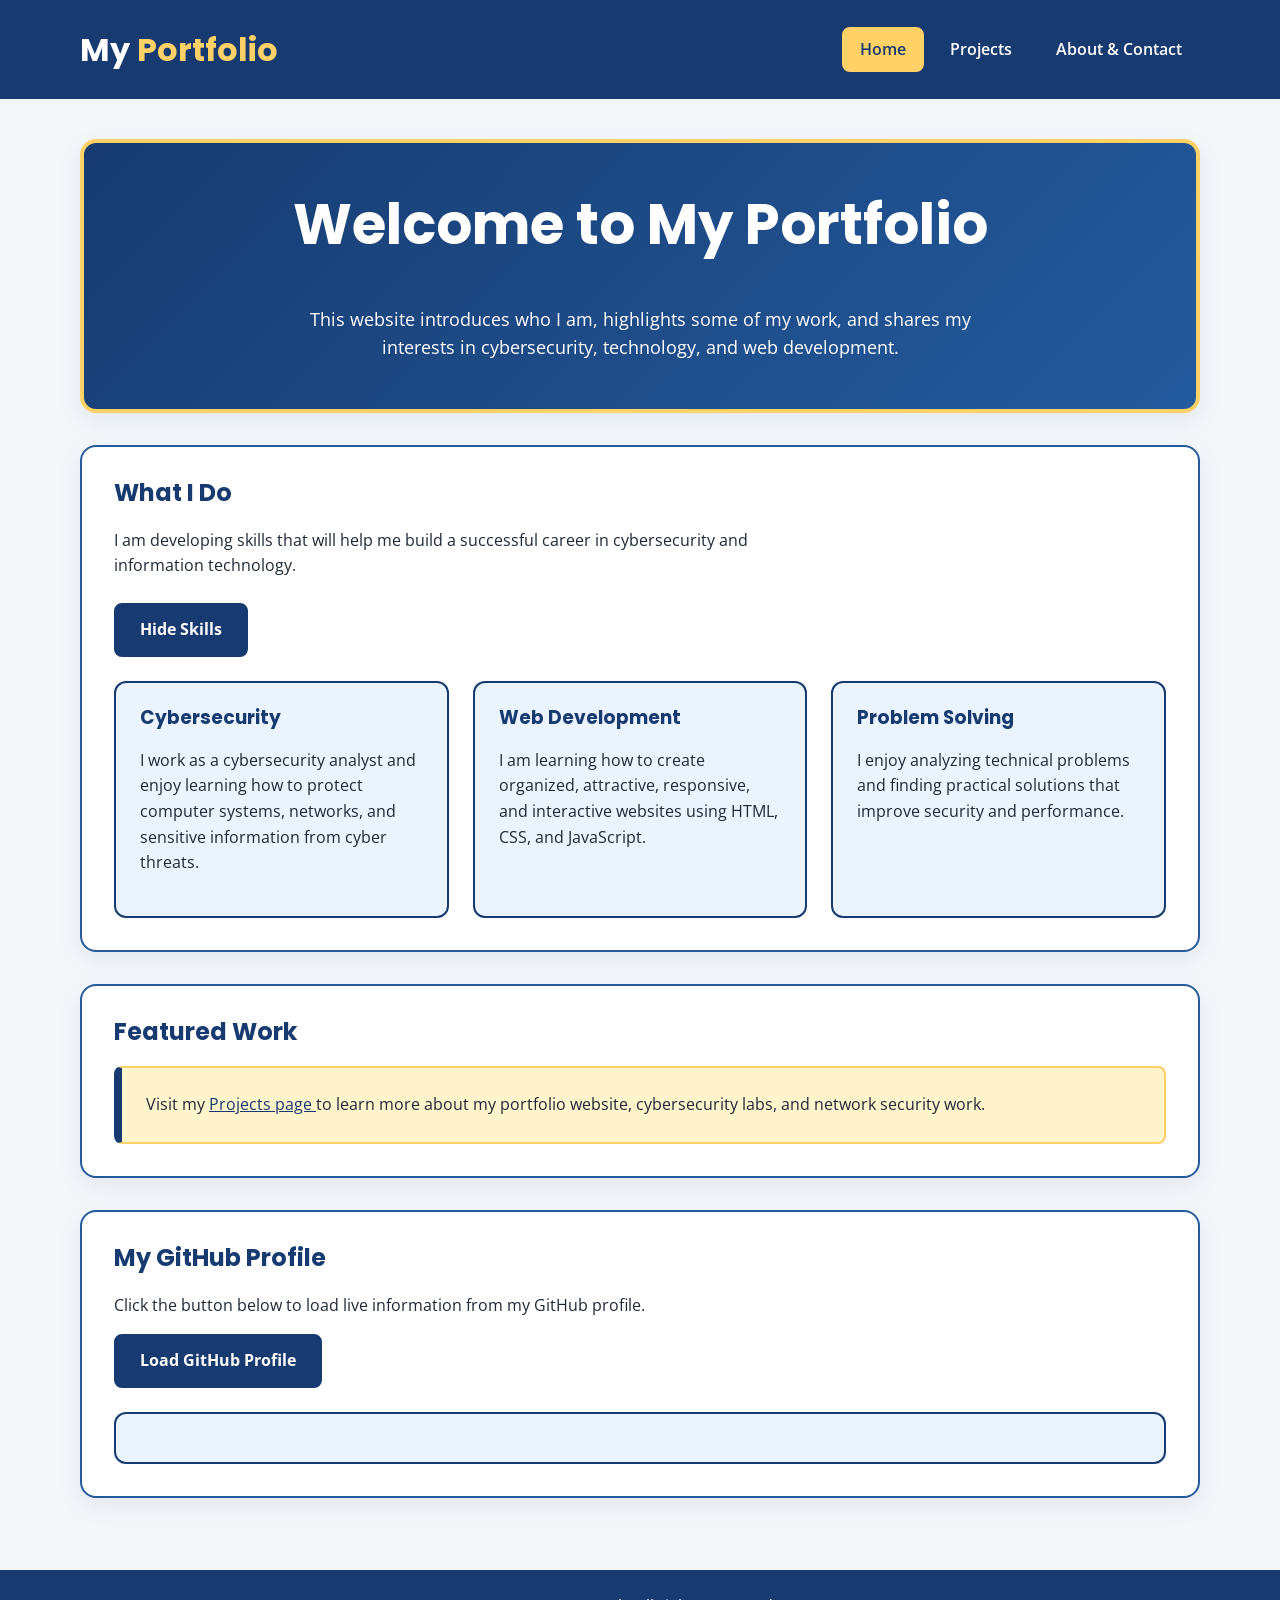
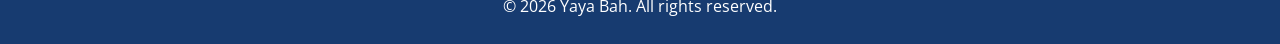
<file: index.html>
<!DOCTYPE html>
<html lang="en">

<head>
    <meta charset="UTF-8">

    <meta
        name="viewport"
        content="width=device-width, initial-scale=1.0"
    >

    <title>Home | My Portfolio</title>

    <meta
        name="description"
        content="The personal portfolio website of cybersecurity student Yaya Bah."
    >

    <!-- Google Fonts -->
    <link
        rel="preconnect"
        href="https://fonts.googleapis.com"
    >

    <link
        rel="preconnect"
        href="https://fonts.gstatic.com"
        crossorigin
    >

    <link
        href="https://fonts.googleapis.com/css2?family=Open+Sans:wght@400;600;700&family=Poppins:wght@600;700&display=swap"
        rel="stylesheet"
    >

    <!-- CSS -->
    <link
        rel="stylesheet"
        href="style.css"
    >

    <!-- JavaScript -->
    <script
        src="script.js"
        defer>
    </script>

</head>


<body>

    <!-- Accessibility Skip Link -->
    <a
        class="skip-link"
        href="#main-content">
        Skip to main content
    </a>


    <!-- Header -->
    <header>

        <div class="site-header">

            <p class="site-title">
                My <span>Portfolio</span>
            </p>

            <nav aria-label="Main navigation">

                <a
                    href="index.html"
                    class="active"
                    aria-current="page">
                    Home
                </a>

                <a href="projects.html">
                    Projects
                </a>

                <a href="about.html">
                    About &amp; Contact
                </a>

            </nav>

        </div>

    </header>


    <!-- Main Content -->
    <main id="main-content">


        <!-- Hero Section -->
        <section
            id="hero"
            aria-labelledby="hero-heading">

            <h1 id="hero-heading">
                Welcome to My Portfolio
            </h1>

            <p>
                This website introduces who I am,
                highlights some of my work, and shares
                my interests in cybersecurity,
                technology, and web development.
            </p>

        </section>



        <!-- ==========================================
             DOM INTERACTION SECTION
             ========================================== -->

        <section aria-labelledby="skills-heading">

            <h2 id="skills-heading">
                What I Do
            </h2>

            <p class="section-intro">
                I am developing skills that will help
                me build a successful career in
                cybersecurity and information technology.
            </p>


            <!-- JavaScript Show/Hide Button -->

            <button
                id="toggle-skills"
                type="button"
                aria-expanded="true"
                aria-controls="skills-content">
                Hide Skills
            </button>


            <div
                id="skills-content"
                class="feature-grid">


                <!-- Cybersecurity -->

                <article class="feature-card">

                    <h3>
                        Cybersecurity
                    </h3>

                    <p>
                        I work as a cybersecurity analyst
                        and enjoy learning how to protect
                        computer systems, networks, and
                        sensitive information from cyber
                        threats.
                    </p>

                </article>


                <!-- Web Development -->

                <article class="feature-card">

                    <h3>
                        Web Development
                    </h3>

                    <p>
                        I am learning how to create
                        organized, attractive, responsive,
                        and interactive websites using
                        HTML, CSS, and JavaScript.
                    </p>

                </article>


                <!-- Problem Solving -->

                <article class="feature-card">

                    <h3>
                        Problem Solving
                    </h3>

                    <p>
                        I enjoy analyzing technical
                        problems and finding practical
                        solutions that improve security
                        and performance.
                    </p>

                </article>

            </div>

        </section>



        <!-- Featured Work -->

        <section aria-labelledby="featured-heading">

            <h2 id="featured-heading">
                Featured Work
            </h2>

            <p class="highlight">

                Visit my

                <a href="projects.html">
                    Projects page
                </a>

                to learn more about my portfolio
                website, cybersecurity labs, and
                network security work.

            </p>

        </section>



        <!-- ==========================================
             OPTIONAL API BONUS SECTION
             ========================================== -->

        <section aria-labelledby="github-heading">

            <h2 id="github-heading">
                My GitHub Profile
            </h2>

            <p>
                Click the button below to load live
                information from my GitHub profile.
            </p>


            <button
                id="load-github"
                type="button">
                Load GitHub Profile
            </button>


            <div
                id="github-profile"
                class="github-profile"
                aria-live="polite">
            </div>

        </section>


    </main>



    <!-- Footer -->

    <footer>

        <p>
            &copy; 2026 Yaya Bah.
            All rights reserved.
        </p>

    </footer>


</body>

</html>
</file>
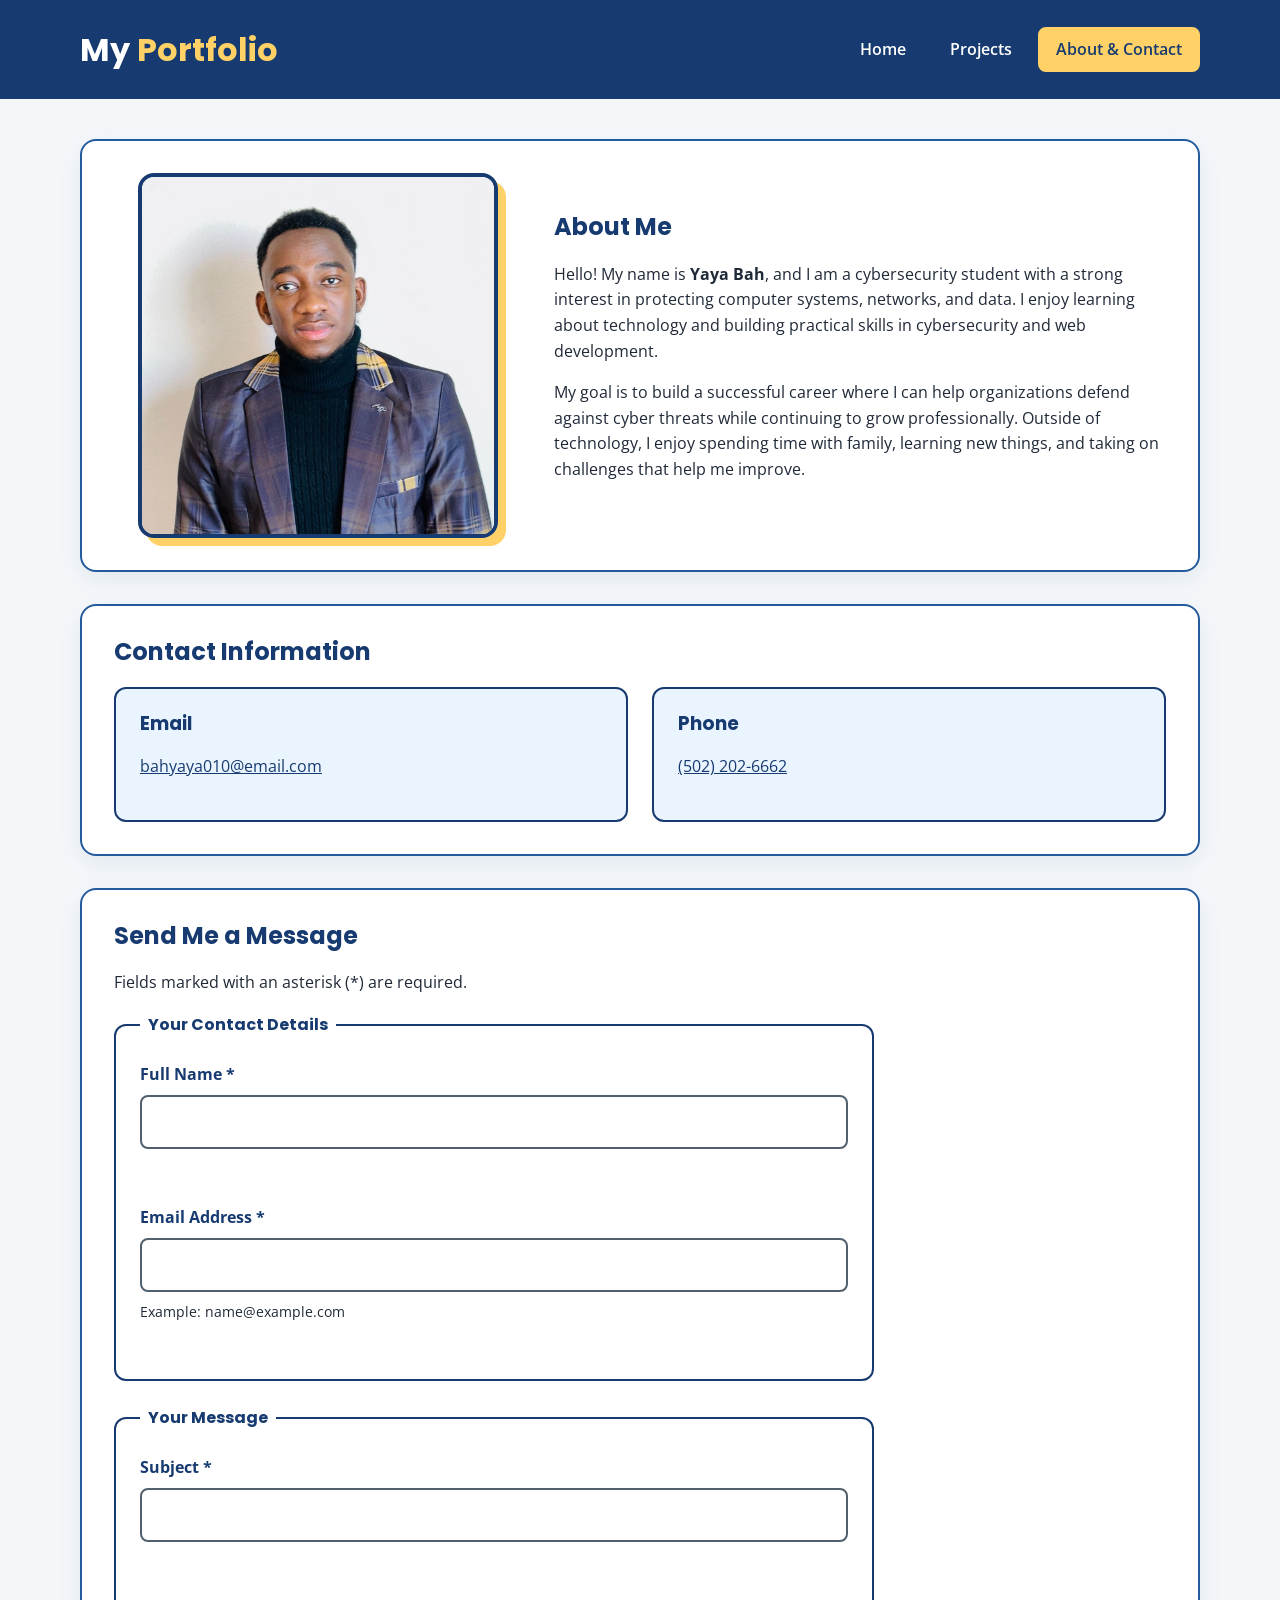
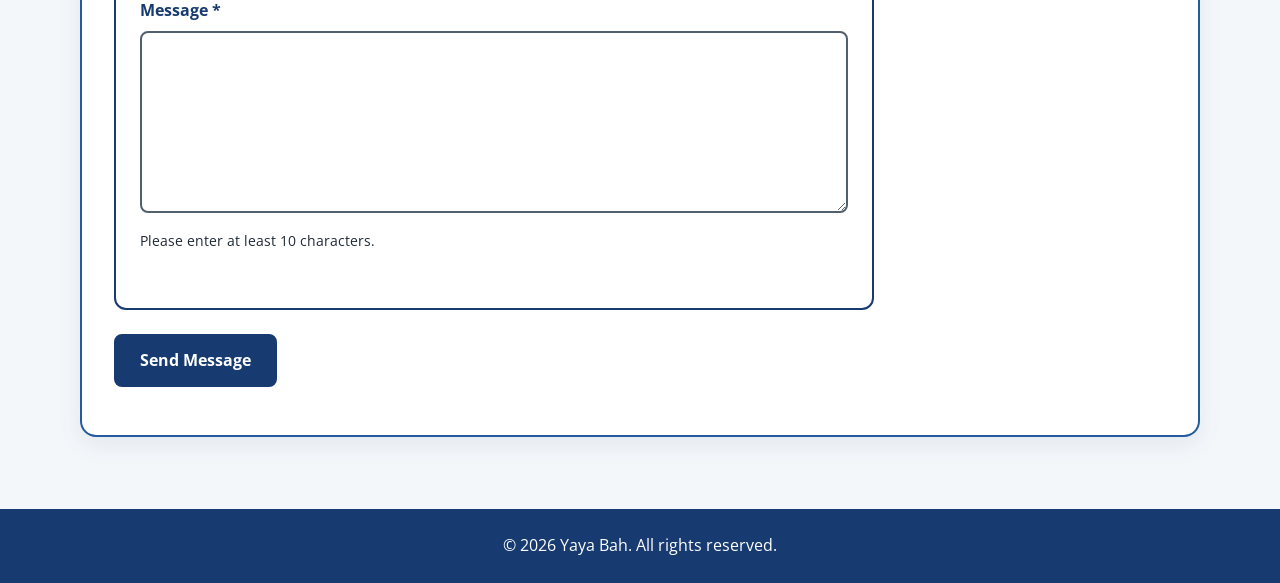
<file: about.html>
<!DOCTYPE html>
<html lang="en">

<head>

    <meta charset="UTF-8">

    <meta
        name="viewport"
        content="width=device-width, initial-scale=1.0"
    >

    <title>
        About and Contact | My Portfolio
    </title>

    <meta
        name="description"
        content="Learn more about Yaya Bah and send an accessible contact message."
    >


    <!-- Google Fonts -->

    <link
        rel="preconnect"
        href="https://fonts.googleapis.com"
    >

    <link
        rel="preconnect"
        href="https://fonts.gstatic.com"
        crossorigin
    >

    <link
        href="https://fonts.googleapis.com/css2?family=Open+Sans:wght@400;600;700&family=Poppins:wght@600;700&display=swap"
        rel="stylesheet"
    >


    <!-- CSS -->

    <link
        rel="stylesheet"
        href="style.css"
    >


    <!-- JavaScript -->

    <script
        src="script.js"
        defer>
    </script>

</head>


<body>


    <!-- Accessibility Skip Link -->

    <a
        class="skip-link"
        href="#main-content">
        Skip to main content
    </a>



    <!-- Header -->

    <header>

        <div class="site-header">

            <p class="site-title">
                My <span>Portfolio</span>
            </p>

            <nav aria-label="Main navigation">

                <a href="index.html">
                    Home
                </a>

                <a href="projects.html">
                    Projects
                </a>

                <a
                    href="about.html"
                    class="active"
                    aria-current="page">

                    About &amp; Contact

                </a>

            </nav>

        </div>

    </header>



    <!-- Main Content -->

    <main id="main-content">


        <!-- About Me -->

        <section
            id="about-section"
            aria-labelledby="about-heading">


            <div>

                <img
                    src="me.jpeg"
                    class="profile-pic"
                    alt="Portrait of Yaya Bah"
                >

            </div>


            <div class="about-text">

                <h1 id="about-heading">
                    About Me
                </h1>

                <p>
                    Hello! My name is
                    <strong>Yaya Bah</strong>,
                    and I am a cybersecurity student
                    with a strong interest in protecting
                    computer systems, networks, and data.
                    I enjoy learning about technology and
                    building practical skills in
                    cybersecurity and web development.
                </p>

                <p>
                    My goal is to build a successful
                    career where I can help organizations
                    defend against cyber threats while
                    continuing to grow professionally.
                    Outside of technology, I enjoy
                    spending time with family, learning
                    new things, and taking on challenges
                    that help me improve.
                </p>

            </div>

        </section>



        <!-- Contact Information -->

        <section
            aria-labelledby="contact-info-heading">

            <h2 id="contact-info-heading">
                Contact Information
            </h2>


            <div class="contact-grid">


                <article class="contact-card">

                    <h3>
                        Email
                    </h3>

                    <p>

                        <a href="mailto:bahyaya010@email.com">
                            bahyaya010@email.com
                        </a>

                    </p>

                </article>



                <article class="contact-card">

                    <h3>
                        Phone
                    </h3>

                    <p>

                        <a href="tel:+15022026662">
                            (502) 202-6662
                        </a>

                    </p>

                </article>


            </div>

        </section>



        <!-- ==========================================
             CONTACT FORM
             JavaScript Validation
             ========================================== -->

        <section aria-labelledby="form-heading">

            <h2 id="form-heading">
                Send Me a Message
            </h2>


            <p>
                Fields marked with an asterisk (*)
                are required.
            </p>


            <form
                id="contact-form"
                action="#"
                method="post"
                novalidate>


                <!-- Contact Details -->

                <fieldset>

                    <legend>
                        Your Contact Details
                    </legend>


                    <!-- Name -->

                    <div class="form-group">

                        <label for="name">

                            Full Name

                            <span aria-hidden="true">
                                *
                            </span>

                        </label>


                        <input
                            id="name"
                            name="name"
                            type="text"
                            autocomplete="name"
                            required
                            aria-describedby="name-error"
                        >


                        <p
                            class="error-message"
                            id="name-error"
                            aria-live="polite">
                        </p>

                    </div>



                    <!-- Email -->

                    <div class="form-group">

                        <label for="email">

                            Email Address

                            <span aria-hidden="true">
                                *
                            </span>

                        </label>


                        <input
                            id="email"
                            name="email"
                            type="email"
                            autocomplete="email"
                            required
                            aria-describedby="email-hint email-error"
                        >


                        <p
                            class="field-hint"
                            id="email-hint">

                            Example:
                            name@example.com

                        </p>


                        <p
                            class="error-message"
                            id="email-error"
                            aria-live="polite">
                        </p>

                    </div>


                </fieldset>



                <!-- Message Details -->

                <fieldset>

                    <legend>
                        Your Message
                    </legend>



                    <!-- Subject -->

                    <div class="form-group">

                        <label for="subject">

                            Subject

                            <span aria-hidden="true">
                                *
                            </span>

                        </label>


                        <input
                            id="subject"
                            name="subject"
                            type="text"
                            required
                            aria-describedby="subject-error"
                        >


                        <p
                            class="error-message"
                            id="subject-error"
                            aria-live="polite">
                        </p>

                    </div>



                    <!-- Message -->

                    <div class="form-group">

                        <label for="message">

                            Message

                            <span aria-hidden="true">
                                *
                            </span>

                        </label>


                        <textarea
                            id="message"
                            name="message"
                            rows="6"
                            required
                            minlength="10"
                            aria-describedby="message-hint message-error"></textarea>


                        <p
                            class="field-hint"
                            id="message-hint">

                            Please enter at least
                            10 characters.

                        </p>


                        <p
                            class="error-message"
                            id="message-error"
                            aria-live="polite">
                        </p>

                    </div>


                </fieldset>



                <!-- Submit Button -->

                <button type="submit">
                    Send Message
                </button>



                <!-- Form Status -->

                <p
                    id="form-status"
                    class="form-status"
                    role="status"
                    aria-live="polite">
                </p>


            </form>

        </section>


    </main>



    <!-- Footer -->

    <footer>

        <p>
            &copy; 2026 Yaya Bah.
            All rights reserved.
        </p>

    </footer>


</body>

</html>
</file>
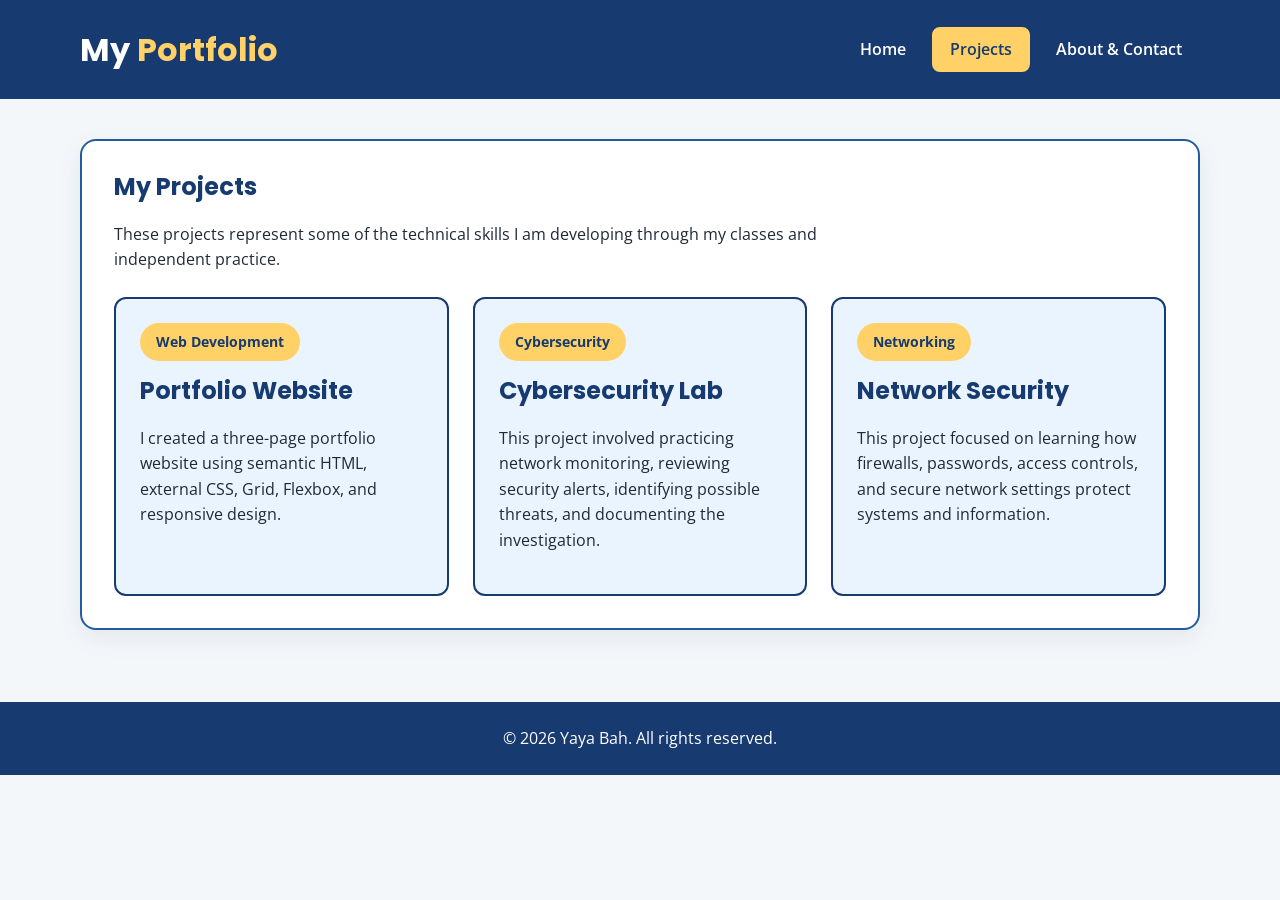
<file: projects.html>
<!DOCTYPE html>
<html lang="en">
<head>
    <meta charset="UTF-8">
    <meta name="viewport" content="width=device-width, initial-scale=1.0">
    <title>Projects | My Portfolio</title>
    <meta name="description" content="Cybersecurity and web development projects completed by Yaya Bah.">
    <link rel="preconnect" href="https://fonts.googleapis.com">
    <link rel="preconnect" href="https://fonts.gstatic.com" crossorigin>
    <link href="https://fonts.googleapis.com/css2?family=Open+Sans:wght@400;600;700&family=Poppins:wght@600;700&display=swap" rel="stylesheet">
    <link rel="stylesheet" href="style.css">
</head>
<body>
<a class="skip-link" href="#main-content">Skip to main content</a>

<header>
    <div class="site-header">
        <p class="site-title">My <span>Portfolio</span></p>
        <nav aria-label="Main navigation">
            <a href="index.html">Home</a>
            <a href="projects.html" class="active" aria-current="page">Projects</a>
            <a href="about.html">About &amp; Contact</a>
        </nav>
    </div>
</header>

<main id="main-content">
    <section aria-labelledby="projects-heading">
        <h1 id="projects-heading">My Projects</h1>
        <p class="section-intro">These projects represent some of the technical skills I am developing through my classes and independent practice.</p>

        <div class="project-grid">
            <article class="project-card">
                <p class="project-label">Web Development</p>
                <h2>Portfolio Website</h2>
                <p>I created a three-page portfolio website using semantic HTML, external CSS, Grid, Flexbox, and responsive design.</p>
            </article>

            <article class="project-card">
                <p class="project-label">Cybersecurity</p>
                <h2>Cybersecurity Lab</h2>
                <p>This project involved practicing network monitoring, reviewing security alerts, identifying possible threats, and documenting the investigation.</p>
            </article>

            <article class="project-card">
                <p class="project-label">Networking</p>
                <h2>Network Security</h2>
                <p>This project focused on learning how firewalls, passwords, access controls, and secure network settings protect systems and information.</p>
            </article>
        </div>
    </section>
</main>

<footer>
    <p>&copy; 2026 Yaya Bah. All rights reserved.</p>
</footer>
</body>
</html>
</file>
<file: style.css>
:root {
    --navy: #173b70;
    --blue: #245b9e;
    --light-blue: #eaf4ff;
    --gold: #ffd166;
    --light-gold: #fff4cc;
    --white: #ffffff;
    --light-gray: #f4f7fa;
    --dark-text: #1f2937;
    --error: #a11212;

    --space-1: 8px;
    --space-2: 16px;
    --space-3: 24px;
    --space-4: 32px;
    --space-5: 40px;
    --space-6: 48px;
}


/* =========================================
   GENERAL STYLES
   ========================================= */

* {
    box-sizing: border-box;
}

html {
    scroll-behavior: smooth;
}

body {
    margin: 0;
    overflow-x: hidden;
    background-color: var(--light-gray);
    color: var(--dark-text);
    font-family: "Open Sans", Arial, sans-serif;
    line-height: 1.6;
}

img {
    display: block;
    max-width: 100%;
    height: auto;
}

h1,
h2,
h3 {
    margin-top: 0;
    color: var(--navy);
    font-family: "Poppins", Arial, sans-serif;
    line-height: 1.2;
}

p {
    margin-top: 0;
    margin-bottom: var(--space-2);
}

a {
    color: var(--navy);
}

a:hover {
    text-decoration-thickness: 3px;
}


/* =========================================
   ACCESSIBILITY
   ========================================= */

a:focus-visible,
button:focus-visible,
input:focus-visible,
textarea:focus-visible {
    outline: 3px solid var(--gold);
    outline-offset: 3px;
}

.skip-link {
    position: absolute;
    top: -100px;
    left: var(--space-2);
    z-index: 1000;

    padding: var(--space-1) var(--space-2);

    color: var(--white);
    background-color: var(--navy);

    font-weight: 700;
}

.skip-link:focus {
    top: var(--space-2);
}


/* =========================================
   HEADER
   ========================================= */

header {
    padding: var(--space-3) var(--space-2);

    color: var(--white);
    background-color: var(--navy);
}

.site-header {
    display: flex;
    align-items: center;
    justify-content: space-between;

    gap: var(--space-3);

    width: min(1120px, 100%);
    margin: 0 auto;
}

.site-title {
    margin: 0;

    color: var(--white);

    font-family: "Poppins", Arial, sans-serif;
    font-size: 2rem;
    font-weight: 700;
}

.site-title span {
    color: var(--gold);
}


/* =========================================
   NAVIGATION
   ========================================= */

nav {
    display: flex;
    flex-wrap: wrap;

    gap: var(--space-1);
}

nav a {
    padding: var(--space-1) var(--space-2);

    color: var(--white);

    font-weight: 600;
    text-decoration: none;

    border: 2px solid transparent;
    border-radius: 8px;
}

nav a:hover,
nav a:focus-visible,
nav a.active {
    color: var(--navy);
    background-color: var(--gold);
    border-color: var(--gold);
}


/* =========================================
   MAIN CONTENT
   ========================================= */

main {
    width: min(1120px, calc(100% - 32px));
    margin: 0 auto;

    padding: var(--space-5) 0;
}

section {
    margin-bottom: var(--space-4);

    padding: var(--space-4);

    background-color: var(--white);

    border: 2px solid var(--blue);
    border-radius: 16px;

    box-shadow: 0 8px 24px rgba(23, 59, 112, 0.08);
}

.section-intro {
    max-width: 720px;

    margin-bottom: var(--space-3);
}


/* =========================================
   HERO
   ========================================= */

#hero {
    padding: var(--space-6) var(--space-4);

    color: var(--white);
    text-align: center;

    background: linear-gradient(
        135deg,
        var(--navy),
        var(--blue)
    );

    border: 4px solid var(--gold);
}

#hero h1 {
    color: var(--white);

    font-size: clamp(2rem, 5vw, 3.5rem);
}

#hero p {
    max-width: 720px;

    margin-right: auto;
    margin-bottom: 0;
    margin-left: auto;

    font-size: 1.1rem;
}


/* =========================================
   FEATURE AND PROJECT GRIDS
   ========================================= */

.feature-grid,
.project-grid {
    display: grid;

    grid-template-columns: repeat(3, 1fr);

    gap: var(--space-3);
}

.feature-card,
.project-card,
.contact-card {
    min-width: 0;

    padding: var(--space-3);

    background-color: var(--light-blue);

    border: 2px solid var(--navy);
    border-radius: 12px;
}

.project-card {
    display: flex;
    flex-direction: column;
}

.project-card p:last-child {
    flex-grow: 1;
}

.project-label {
    align-self: flex-start;

    margin-bottom: var(--space-2);

    padding: var(--space-1) var(--space-2);

    color: var(--navy);

    font-size: 0.85rem;
    font-weight: 700;

    background-color: var(--gold);

    border-radius: 20px;
}


/* =========================================
   FEATURED WORK
   ========================================= */

.highlight {
    margin-bottom: 0;

    padding: var(--space-3);

    background-color: var(--light-gold);

    border: 2px solid var(--gold);
    border-left: 8px solid var(--navy);
    border-radius: 8px;
}


/* =========================================
   DOM INTERACTION
   SHOW / HIDE SKILLS
   ========================================= */

#toggle-skills {
    margin-bottom: var(--space-3);
}

[hidden] {
    display: none !important;
}


/* =========================================
   ABOUT PAGE
   ========================================= */

#about-section {
    display: grid;

    grid-template-columns:
        minmax(240px, 0.8fr)
        minmax(0, 1.2fr);

    gap: var(--space-4);

    align-items: center;
}

.profile-pic {
    width: 100%;
    max-width: 360px;

    margin: 0 auto;

    border: 4px solid var(--navy);
    border-radius: 16px;

    box-shadow: 8px 8px 0 var(--gold);
}

.contact-grid {
    display: grid;

    grid-template-columns: repeat(2, 1fr);

    gap: var(--space-3);
}

.contact-card p {
    overflow-wrap: anywhere;
}


/* =========================================
   CONTACT FORM
   ========================================= */

form {
    max-width: 760px;
}

fieldset {
    margin: 0 0 var(--space-3);

    padding: var(--space-3);

    border: 2px solid var(--navy);
    border-radius: 12px;
}

legend {
    padding: 0 var(--space-1);

    color: var(--navy);

    font-family: "Poppins", Arial, sans-serif;
    font-weight: 700;
}

.form-group {
    margin-bottom: var(--space-3);
}

.form-group:last-child {
    margin-bottom: 0;
}

label {
    display: block;

    margin-bottom: var(--space-1);

    color: var(--navy);

    font-weight: 700;
}

input,
textarea {
    width: 100%;

    padding: 12px;

    color: var(--dark-text);
    background-color: var(--white);

    border: 2px solid #52606d;
    border-radius: 8px;

    font: inherit;
}

textarea {
    resize: vertical;
}

.field-hint {
    margin: var(--space-1) 0 0;

    font-size: 0.9rem;
}


/* =========================================
   FORM VALIDATION
   ========================================= */

.error-message {
    min-height: 1.5em;

    margin: var(--space-1) 0 0;

    color: var(--error);

    font-weight: 700;
}

[aria-invalid="true"] {
    border: 3px solid var(--error);

    background-color: #fff5f5;
}

.form-status {
    margin-top: var(--space-2);

    font-weight: 700;
}


/* =========================================
   BUTTONS
   ========================================= */

button {
    padding: 12px var(--space-3);

    color: var(--white);
    background-color: var(--navy);

    border: 2px solid var(--navy);
    border-radius: 8px;

    font: inherit;
    font-weight: 700;

    cursor: pointer;

    transition:
        background-color 0.2s ease,
        color 0.2s ease;
}

button:hover {
    color: var(--navy);

    background-color: var(--gold);
}


/* =========================================
   GITHUB API SECTION
   ========================================= */

.github-profile {
    margin-top: var(--space-3);

    padding: var(--space-3);

    background-color: var(--light-blue);

    border: 2px solid var(--navy);
    border-radius: 12px;
}

.github-profile:empty {
    display: none;
}

.github-profile h3 {
    margin-bottom: var(--space-2);
}

.github-profile p:last-child {
    margin-bottom: 0;
}


/* =========================================
   FOOTER
   ========================================= */

footer {
    padding: var(--space-3) var(--space-2);

    color: var(--white);
    text-align: center;

    background-color: var(--navy);
}

footer p {
    margin: 0;
}


/* =========================================
   TABLET RESPONSIVE STYLES
   ========================================= */

@media (max-width: 768px) {

    .site-header {
        flex-direction: column;

        text-align: center;
    }

    nav {
        justify-content: center;
    }

    main {
        width: min(100% - 24px, 720px);

        padding: var(--space-4) 0;
    }

    section {
        padding: var(--space-3);
    }

    .feature-grid,
    .project-grid {
        grid-template-columns: repeat(2, 1fr);
    }

    #about-section {
        grid-template-columns: 1fr;
    }

    .profile-pic {
        max-width: 320px;
    }

}


/* =========================================
   MOBILE RESPONSIVE STYLES
   ========================================= */

@media (max-width: 480px) {

    header {
        padding: var(--space-2);
    }

    .site-title {
        font-size: 1.6rem;
    }

    nav {
        width: 100%;

        flex-direction: column;
    }

    nav a {
        width: 100%;

        text-align: center;

        background-color:
            rgba(255, 255, 255, 0.08);
    }

    main {
        width: min(100% - 16px, 460px);

        padding: var(--space-3) 0;
    }

    section {
        margin-bottom: var(--space-3);

        padding: var(--space-2);

        border-radius: 12px;
    }

    #hero {
        padding:
            var(--space-4)
            var(--space-2);
    }

    #hero h1 {
        font-size: 2rem;
    }

    .feature-grid,
    .project-grid,
    .contact-grid {
        grid-template-columns: 1fr;
    }

    .feature-card,
    .project-card,
    .contact-card,
    fieldset {
        padding: var(--space-2);
    }

    .profile-pic {
        max-width: 100%;

        box-shadow:
            5px
            5px
            0
            var(--gold);
    }

}
</file>
